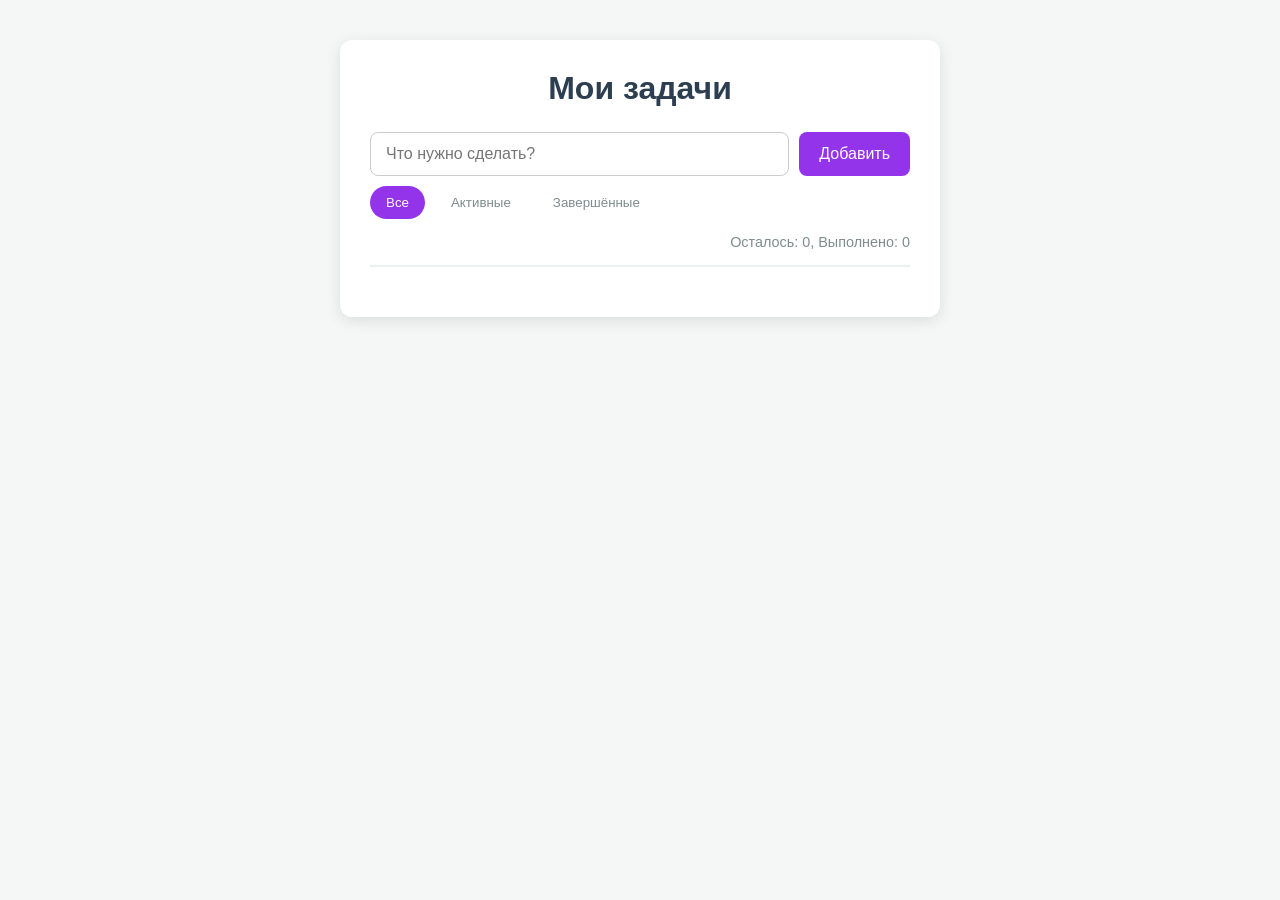
<file: task3/index.html>
<!DOCTYPE html>
<html lang="ru">
<head>
    <meta charset="UTF-8">
    <meta name="viewport" content="width=device-width, initial-scale=1.0">
    <title>Todo List | Лабораторная 3</title>
    <link rel="stylesheet" href="style.css">
    <!-- Подключаем скрипт с атрибутом defer (требование) -->
    <script src="script.js" defer></script>
</head>
<body>

    <main class="app-container">
        <h1>Мои задачи</h1>

        <!-- Блок добавления задачи -->
        <section class="input-section">
            <input type="text" id="task-input" placeholder="Что нужно сделать?" autocomplete="off">
            <button id="add-btn">Добавить</button>
        </section>
        <p id="error-msg" class="error-msg">Поле не может быть пустым!</p>

        <!-- Панель управления (Фильтры и Счётчик) -->
        <section class="controls-section">
            <div class="filters" id="filters">
                <button class="filter-btn active" data-filter="all">Все</button>
                <button class="filter-btn" data-filter="active">Активные</button>
                <button class="filter-btn" data-filter="completed">Завершённые</button>
            </div>
            <div class="counter" id="counter">
                Осталось: <span id="count-active">0</span>, Выполнено: <span id="count-completed">0</span>
            </div>
        </section>

        <!-- Контейнер для списка задач (генерируется в JS) -->
        <ul id="task-list" class="task-list">
            <!-- Сюда будут добавляться <li> через JavaScript -->
        </ul>
    </main>

</body>
</html>
</file>
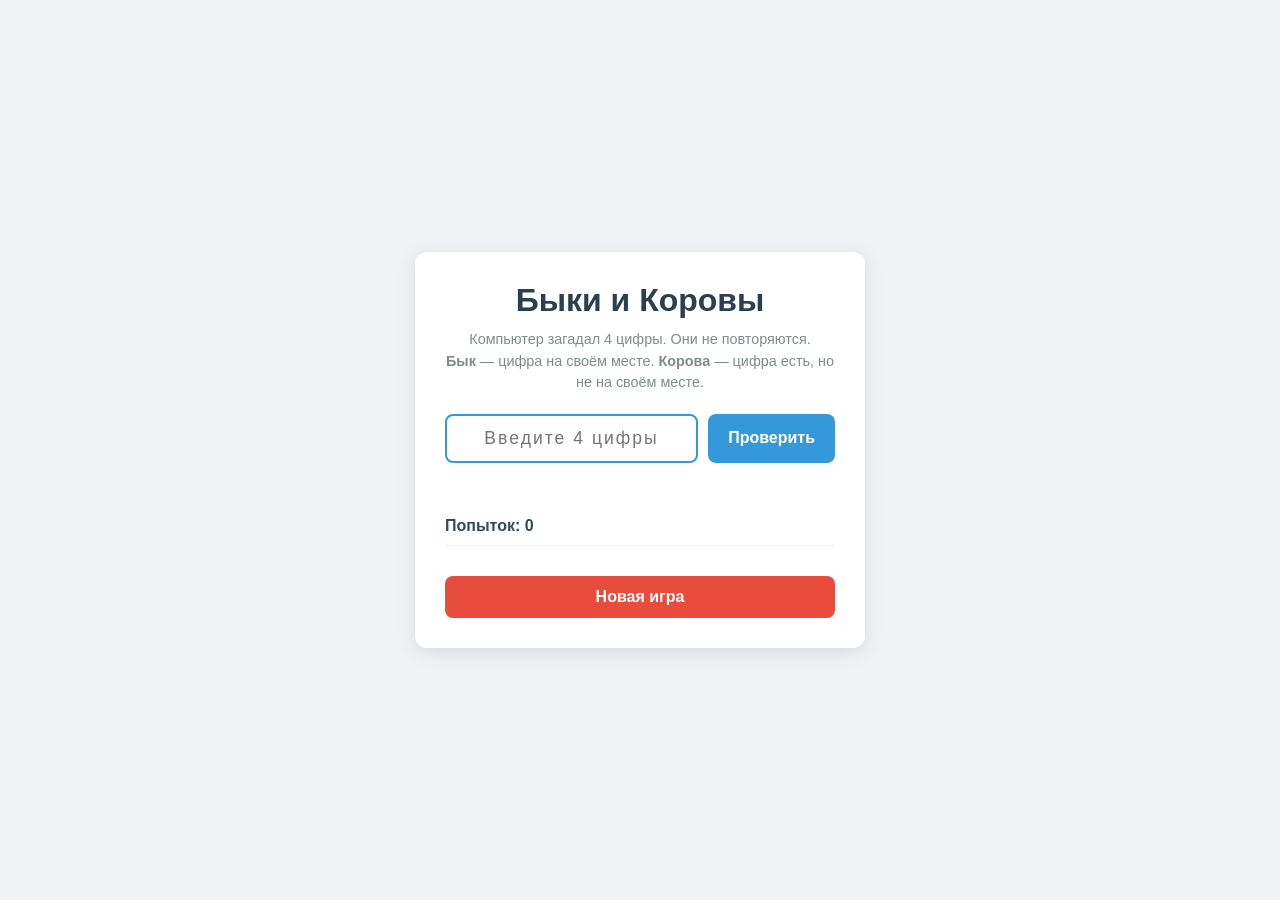
<file: task4/index.html>
<!DOCTYPE html>
<html lang="ru">
<head>
    <meta charset="UTF-8">
    <meta name="viewport" content="width=device-width, initial-scale=1.0">
    <title>Быки и Коровы</title>
    <link rel="stylesheet" href="style.css">
    <script src="script.js" defer></script>
</head>
<body>

    <main class="game-container">
        <h1>Быки и Коровы</h1>
        <p class="rules">Компьютер загадал 4 цифры. Они не повторяются.<br>
        <strong>Бык</strong> — цифра на своём месте. <strong>Корова</strong> — цифра есть, но не на своём месте.</p>

        <div class="input-section">
            <input type="text" id="guess-input" placeholder="Введите 4 цифры" maxlength="4" autocomplete="off">
            <button id="check-btn">Проверить</button>
        </div>

        <p id="message" class="message"></p>

        <div class="stats">
            <span id="attempts-count">Попыток: 0</span>
        </div>

        <ul id="history-list" class="history-list">
            <!-- История будет добавляться сюда через JS -->
        </ul>

        <button id="new-game-btn" class="new-game-btn">Новая игра</button>
    </main>

</body>
</html>
</file>
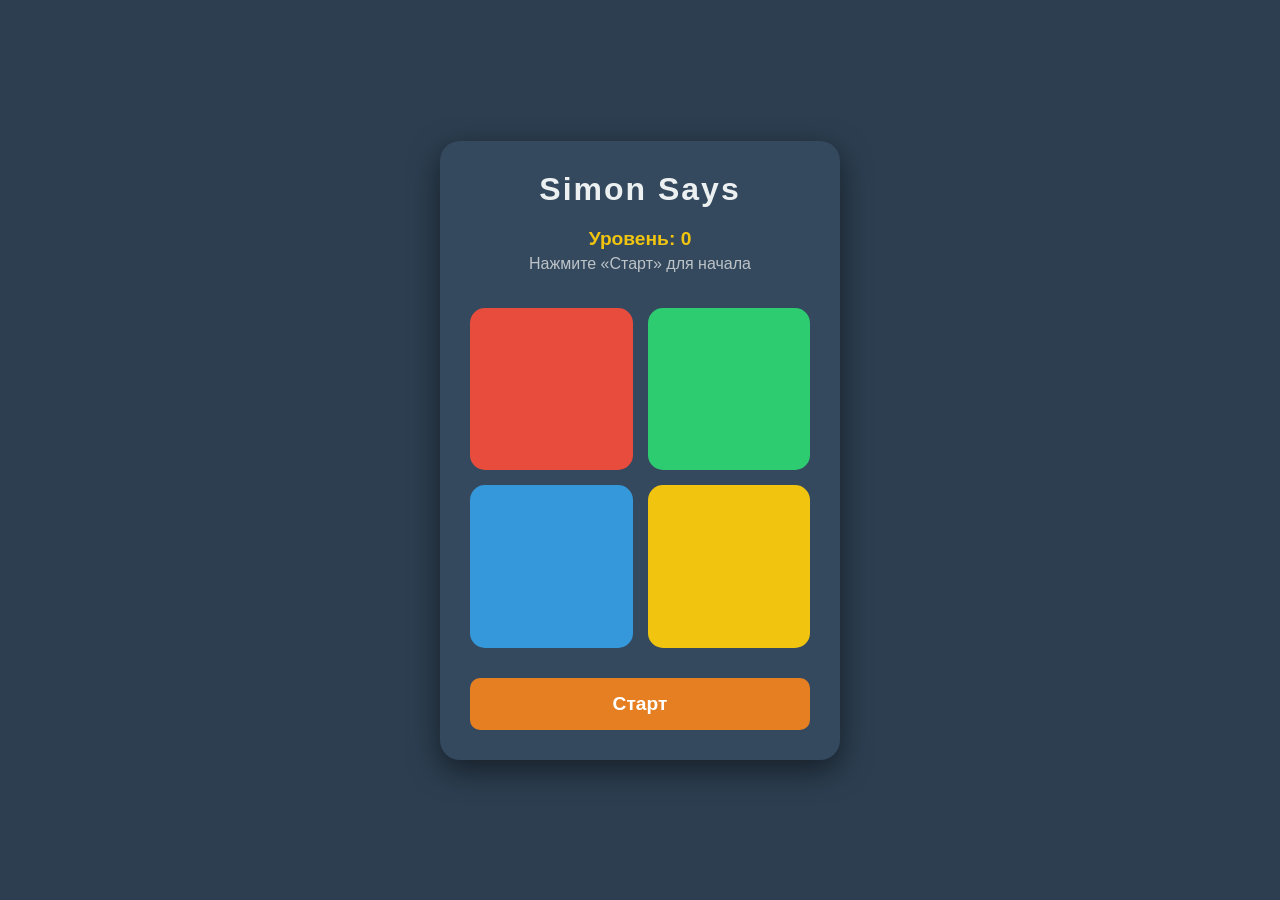
<file: task5/index.html>
<!DOCTYPE html>
<html lang="ru">
<head>
    <meta charset="UTF-8">
    <meta name="viewport" content="width=device-width, initial-scale=1.0">
    <title>Simon Says</title>
    <link rel="stylesheet" href="style.css">
    <script src="script.js" defer></script>
</head>
<body>

    <main class="game-container">
        <h1>Simon Says</h1>
        
        <div class="status-panel">
            <div class="level">Уровень: <span id="level-display">0</span></div>
            <div class="status-text" id="status-text">Нажмите «Старт» для начала</div>
        </div>

        <!-- Игровое поле 2x2 -->
        <div class="game-board">
            <!-- data-id используется для привязки к индексу в массиве -->
            <button class="simon-btn btn-0" data-id="0"></button>
            <button class="simon-btn btn-1" data-id="1"></button>
            <button class="simon-btn btn-2" data-id="2"></button>
            <button class="simon-btn btn-3" data-id="3"></button>
        </div>

        <button id="start-btn" class="start-btn">Старт</button>
    </main>

</body>
</html>
</file>
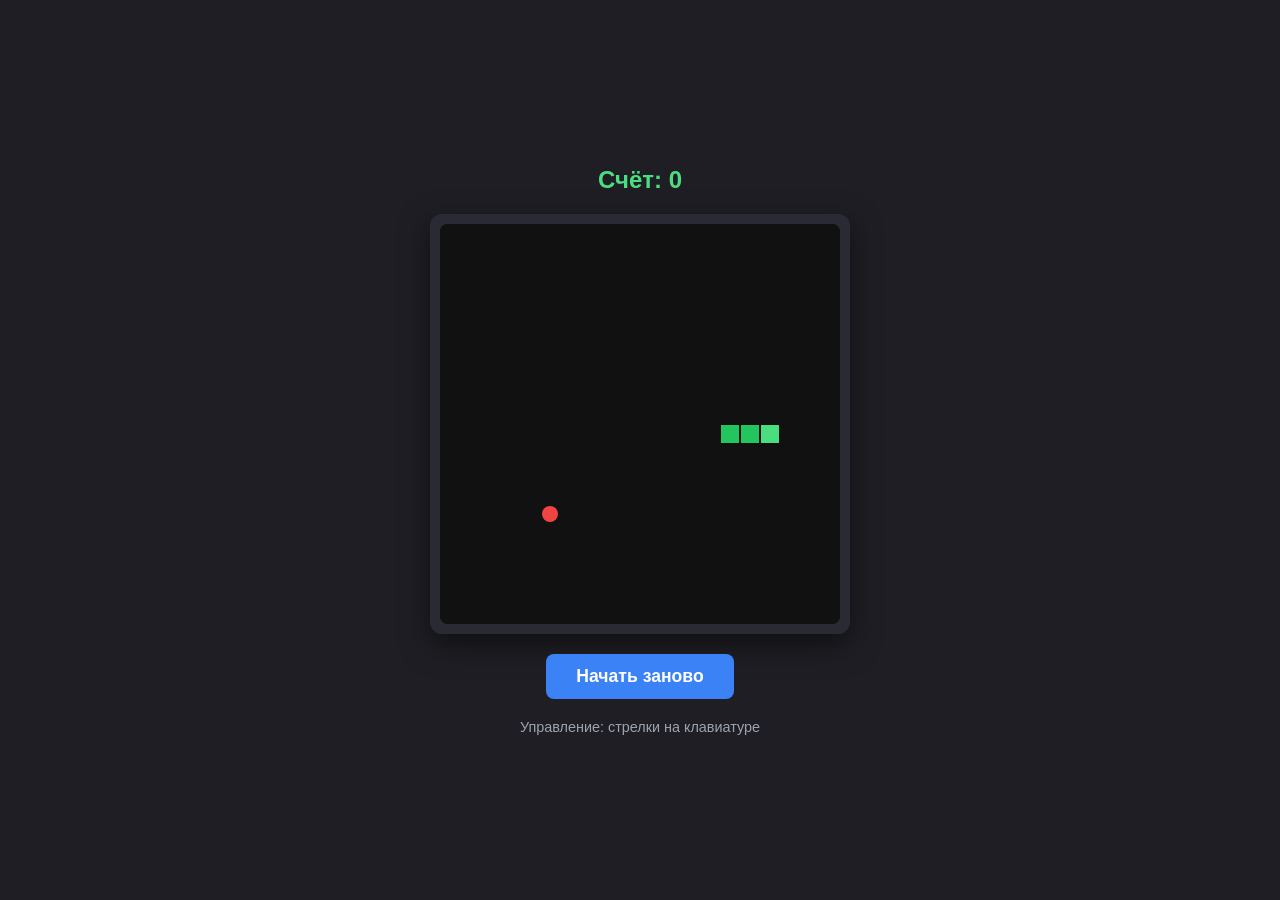
<file: task6/index.html>
<!DOCTYPE html>
<html lang="ru">
<head>
    <meta charset="UTF-8">
    <meta name="viewport" content="width=device-width, initial-scale=1.0">
    <title>Змейка на Canvas</title>
    <link rel="stylesheet" href="style.css">
    <script src="script.js" defer></script>
</head>
<body>

    <main class="game-wrapper">
        <div class="score-board">
            Счёт: <span id="score">0</span>
        </div>
        
        <div class="canvas-container">
            <canvas id="gameCanvas" width="400" height="400"></canvas>
        </div>

        <button id="restart-btn" class="restart-btn">Начать заново</button>
        <p class="controls">Управление: стрелки на клавиатуре</p>
    </main>

</body>
</html>
</file>
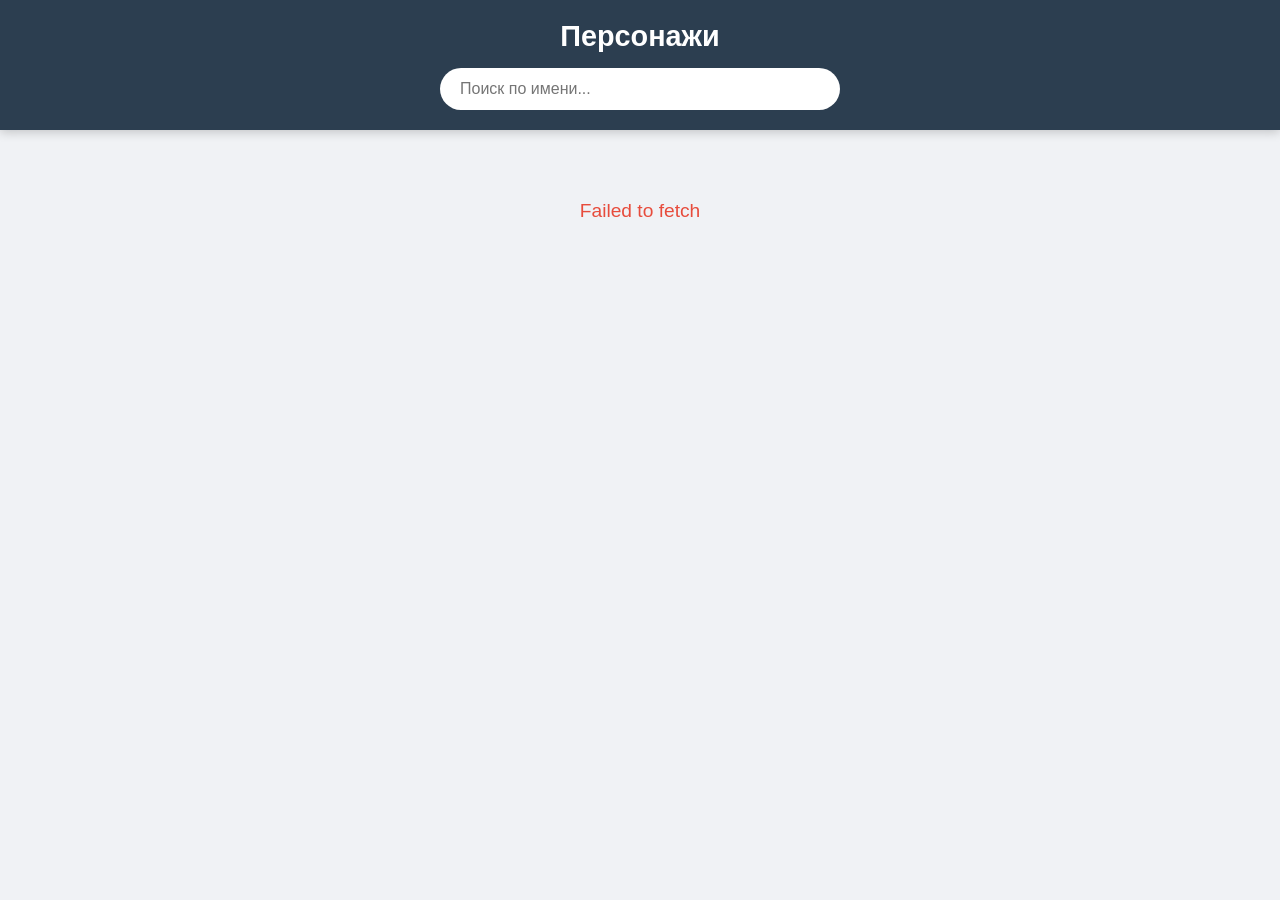
<file: task7/index.html>
<!DOCTYPE html>
<html lang="ru">
<head>
    <meta charset="UTF-8">
    <meta name="viewport" content="width=device-width, initial-scale=1.0">
    <title>Бесконечный скролл и Поиск</title>
    <link rel="stylesheet" href="style.css">
    <script src="script.js" defer></script>
</head>
<body>

    <header class="header">
        <h1>Персонажи</h1>
        <div class="search-container">
            <input type="text" id="search-input" placeholder="Поиск по имени..." autocomplete="off">
        </div>
    </header>

    <main>
        <!-- Контейнер для карточек -->
        <div id="cards-container" class="cards-grid"></div>
        
        <!-- Индикатор загрузки -->
        <div id="loader" class="loader hidden">
            <div class="spinner"></div>
        </div>

        <!-- Сообщение об ошибке или пустом результате -->
        <div id="message" class="message hidden"></div>

        <!-- Невидимый элемент-маркер для отслеживания конца списка (для IntersectionObserver) -->
        <div id="sentinel"></div>
    </main>

</body>
</html>
</file>
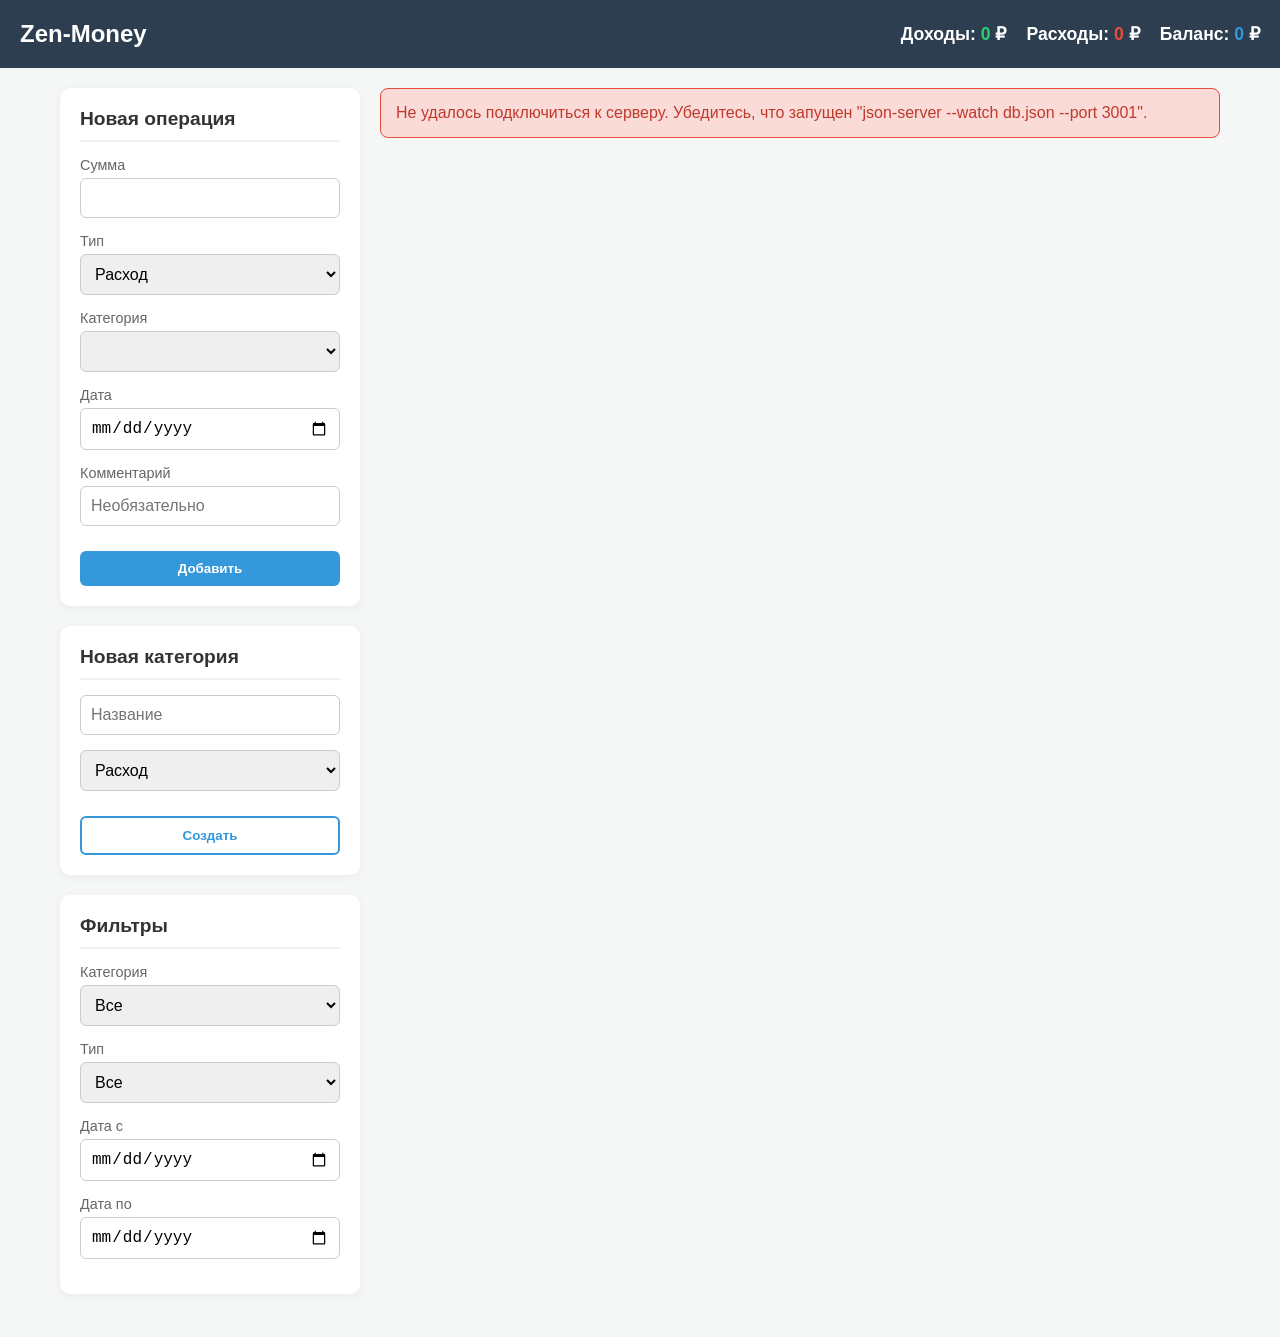
<file: task8/index.html>
<!DOCTYPE html>
<html lang="ru">
<head>
    <meta charset="UTF-8">
    <meta name="viewport" content="width=device-width, initial-scale=1.0">
    <title>Zen-Money | Учет финансов</title>
    <link rel="stylesheet" href="style.css">
</head>
<body>

    <header class="header">
        <h1>Zen-Money</h1>
        <div class="summary" id="summary">
            <div class="summary-item income">Доходы: <span id="sum-income">0</span> ₽</div>
            <div class="summary-item expense">Расходы: <span id="sum-expense">0</span> ₽</div>
            <div class="summary-item balance">Баланс: <span id="sum-balance">0</span> ₽</div>
        </div>
    </header>

    <main class="container">
        <!-- Левая колонка: Формы и Фильтры -->
        <aside class="sidebar">
            <!-- Форма добавления/редактирования -->
            <section class="card">
                <h2 id="form-title">Новая операция</h2>
                <form id="transaction-form">
                    <input type="hidden" id="edit-id">
                    
                    <div class="form-group">
                        <label>Сумма</label>
                        <input type="number" id="amount" step="0.01" min="0.01" required>
                        <span class="error-msg" id="error-amount"></span>
                    </div>

                    <div class="form-group">
                        <label>Тип</label>
                        <select id="type">
                            <option value="expense">Расход</option>
                            <option value="income">Доход</option>
                        </select>
                    </div>

                    <div class="form-group">
                        <label>Категория</label>
                        <select id="category" required>
                            <!-- Заполняется через JS -->
                        </select>
                        <span class="error-msg" id="error-category"></span>
                    </div>

                    <div class="form-group">
                        <label>Дата</label>
                        <input type="date" id="date" required>
                        <span class="error-msg" id="error-date"></span>
                    </div>

                    <div class="form-group">
                        <label>Комментарий</label>
                        <input type="text" id="comment" placeholder="Необязательно">
                    </div>

                    <button type="submit" class="btn primary" id="submit-btn">Добавить</button>
                    <button type="button" class="btn secondary hidden" id="cancel-edit-btn">Отмена</button>
                </form>
            </section>

            <!-- Форма новой категории -->
            <section class="card">
                <h2>Новая категория</h2>
                <form id="category-form">
                    <div class="form-group">
                        <input type="text" id="new-category-name" placeholder="Название" required>
                    </div>
                    <div class="form-group">
                        <select id="new-category-type">
                            <option value="expense">Расход</option>
                            <option value="income">Доход</option>
                        </select>
                    </div>
                    <button type="submit" class="btn outline">Создать</button>
                </form>
            </section>

            <!-- Фильтры -->
            <section class="card">
                <h2>Фильтры</h2>
                <div class="form-group">
                    <label>Категория</label>
                    <select id="filter-category">
                        <option value="all">Все</option>
                    </select>
                </div>
                <div class="form-group">
                    <label>Тип</label>
                    <select id="filter-type">
                        <option value="all">Все</option>
                        <option value="income">Только доходы</option>
                        <option value="expense">Только расходы</option>
                    </select>
                </div>
                <div class="form-group">
                    <label>Дата с</label>
                    <input type="date" id="filter-date-from">
                </div>
                <div class="form-group">
                    <label>Дата по</label>
                    <input type="date" id="filter-date-to">
                </div>
            </section>
        </aside>

        <!-- Правая колонка: Список операций -->
        <section class="content">
            <div id="loader" class="hidden">Загрузка...</div>
            <div id="error-container" class="hidden error-alert"></div>
            <ul class="transaction-list" id="transaction-list">
                <!-- Сюда рендерятся операции -->
            </ul>
        </section>
    </main>

    <!-- Подключение главного модуля -->
    <script type="module" src="main.js"></script>
</body>
</html>
</file>
<file: task3/style.css>
/* Базовые стили */
* {
    box-sizing: border-box;
    margin: 0;
    padding: 0;
}

body {
    font-family: 'Segoe UI', Tahoma, Geneva, Verdana, sans-serif;
    background-color: #f4f7f6;
    color: #333;
    display: flex;
    justify-content: center;
    padding: 40px 20px;
    min-height: 100vh;
}

.app-container {
    background: #fff;
    width: 100%;
    max-width: 600px;
    padding: 30px;
    border-radius: 12px;
    box-shadow: 0 4px 15px rgba(0, 0, 0, 0.1);
    height: fit-content;
}

h1 {
    text-align: center;
    color: #2c3e50;
    margin-bottom: 25px;
}

/* Поле ввода и кнопка */
.input-section {
    display: flex;
    gap: 10px;
    margin-bottom: 10px;
}

#task-input {
    flex-grow: 1;
    padding: 12px 15px;
    border: 1px solid #ccc;
    border-radius: 8px;
    font-size: 1rem;
    outline: none;
    transition: border-color 0.3s;
}

#task-input:focus {
    border-color: #9333ea;
}

#add-btn {
    padding: 12px 20px;
    background-color: #9333ea;
    color: #fff;
    border: none;
    border-radius: 8px;
    font-size: 1rem;
    cursor: pointer;
    transition: background-color 0.3s;
}

#add-btn:hover {
    background-color: #7e22ce;
}

/* Сообщение об ошибке */
.error-msg {
    color: #e74c3c;
    font-size: 0.9rem;
    margin-bottom: 15px;
    display: none; /* Скрыто по умолчанию */
}

.error-msg.visible {
    display: block;
}

/* Фильтры и счётчик */
.controls-section {
    display: flex;
    flex-direction: column;
    gap: 15px;
    margin-bottom: 20px;
    border-bottom: 2px solid #ecf0f1;
    padding-bottom: 15px;
}

.filters {
    display: flex;
    gap: 10px;
}

.filter-btn {
    padding: 8px 15px;
    background: none;
    border: 1px solid transparent;
    border-radius: 20px;
    cursor: pointer;
    color: #7f8c8d;
    transition: all 0.3s;
}

.filter-btn:hover {
    background-color: #ecf0f1;
}

.filter-btn.active {
    background-color: #9333ea;
    color: #fff;
}

.counter {
    font-size: 0.9rem;
    color: #7f8c8d;
    text-align: right;
}

/* Список задач */
.task-list {
    list-style: none;
    display: flex;
    flex-direction: column;
    gap: 10px;
}

.task-item {
    display: flex;
    align-items: center;
    justify-content: space-between;
    padding: 15px;
    background-color: #f9f9f9;
    border: 1px solid #eee;
    border-radius: 8px;
    transition: background-color 0.3s;
}

.task-item:hover {
    background-color: #f1f1f1;
}

/* Левая часть задачи (чекбокс и текст) */
.task-content {
    display: flex;
    align-items: center;
    gap: 15px;
    flex-grow: 1;
    cursor: pointer;
}

.task-content input[type="checkbox"] {
    width: 20px;
    height: 20px;
    cursor: pointer;
}

.task-text {
    font-size: 1rem;
    transition: color 0.3s;
}

/* Стили для выполненной задачи (требование) */
.task-item.completed .task-text {
    text-decoration: line-through;
    opacity: 0.6;
}

/* Кнопка удаления */
.delete-btn {
    background: none;
    border: none;
    color: #e74c3c;
    font-size: 1.2rem;
    cursor: pointer;
    padding: 5px;
    transition: transform 0.2s;
}

.delete-btn:hover {
    transform: scale(1.2);
}

/* Класс для скрытия задач через фильтр (требование) */
.hidden {
    display: none !important;
}
</file>
<file: task4/style.css>
* {
    box-sizing: border-box;
    margin: 0;
    padding: 0;
}

body {
    font-family: 'Segoe UI', Tahoma, Geneva, Verdana, sans-serif;
    background-color: #f0f2f5;
    display: flex;
    justify-content: center;
    align-items: center;
    min-height: 100vh;
    padding: 20px;
}

.game-container {
    background-color: #fff;
    padding: 30px;
    border-radius: 12px;
    box-shadow: 0 4px 20px rgba(0, 0, 0, 0.1);
    width: 100%;
    max-width: 450px;
    text-align: center;
}

h1 {
    color: #2c3e50;
    margin-bottom: 10px;
}

.rules {
    font-size: 0.9rem;
    color: #7f8c8d;
    margin-bottom: 20px;
    line-height: 1.5;
}

.input-section {
    display: flex;
    gap: 10px;
    margin-bottom: 15px;
}

#guess-input {
    flex-grow: 1;
    padding: 12px;
    font-size: 1.1rem;
    border: 2px solid #bdc3c7;
    border-radius: 8px;
    outline: none;
    text-align: center;
    letter-spacing: 2px;
    transition: border-color 0.3s;
}

#guess-input:focus {
    border-color: #3498db;
}

#guess-input:disabled {
    background-color: #ecf0f1;
    cursor: not-allowed;
}

button {
    padding: 12px 20px;
    font-size: 1rem;
    border: none;
    border-radius: 8px;
    cursor: pointer;
    transition: background-color 0.3s, transform 0.1s;
    font-weight: bold;
}

button:active {
    transform: scale(0.98);
}

#check-btn {
    background-color: #3498db;
    color: white;
}

#check-btn:hover:not(:disabled) {
    background-color: #2980b9;
}

#check-btn:disabled {
    background-color: #95a5a6;
    cursor: not-allowed;
}

.message {
    min-height: 24px;
    font-weight: bold;
    margin-bottom: 15px;
}

.message.error {
    color: #e74c3c;
}

.message.success {
    color: #27ae60;
    font-size: 1.2rem;
}

.stats {
    text-align: left;
    margin-bottom: 10px;
    color: #34495e;
    font-weight: bold;
}

.history-list {
    list-style: none;
    text-align: left;
    max-height: 200px;
    overflow-y: auto;
    margin-bottom: 20px;
    border-top: 1px solid #ecf0f1;
    padding-top: 10px;
}

.history-list li {
    padding: 8px 10px;
    background-color: #f8f9fa;
    margin-bottom: 5px;
    border-radius: 6px;
    font-size: 0.95rem;
    border-left: 4px solid #3498db;
}

.new-game-btn {
    background-color: #e74c3c;
    color: white;
    width: 100%;
}

.new-game-btn:hover {
    background-color: #c0392b;
}
</file>
<file: task5/style.css>
* {
    box-sizing: border-box;
    margin: 0;
    padding: 0;
}

body {
    font-family: 'Segoe UI', Tahoma, Geneva, Verdana, sans-serif;
    background-color: #2c3e50;
    color: #ecf0f1;
    display: flex;
    justify-content: center;
    align-items: center;
    min-height: 100vh;
}

.game-container {
    background-color: #34495e;
    padding: 30px;
    border-radius: 20px;
    box-shadow: 0 10px 30px rgba(0, 0, 0, 0.5);
    text-align: center;
    width: 100%;
    max-width: 400px;
}

h1 {
    margin-bottom: 20px;
    letter-spacing: 2px;
}

.status-panel {
    margin-bottom: 20px;
    min-height: 60px;
}

.level {
    font-size: 1.2rem;
    font-weight: bold;
    color: #f1c40f;
    margin-bottom: 5px;
}

.status-text {
    font-size: 1rem;
    color: #bdc3c7;
}

/* Сетка 2x2 (CSS Grid) */
.game-board {
    display: grid;
    grid-template-columns: 1fr 1fr;
    grid-template-rows: 1fr 1fr;
    gap: 15px;
    margin-bottom: 30px;
}

/* Кнопки-сектора */
.simon-btn {
    width: 100%;
    aspect-ratio: 1 / 1; /* Делает кнопки идеально квадратными */
    border: none;
    border-radius: 15px;
    cursor: pointer;
    transition: filter 0.1s, transform 0.1s, box-shadow 0.1s;
    /* Убираем стандартную обводку при клике на мобильных */
    outline: none;
    -webkit-tap-highlight-color: transparent;
}

/* Цвета */
.btn-0 { background-color: #e74c3c; } /* Красный */
.btn-1 { background-color: #2ecc71; } /* Зеленый */
.btn-2 { background-color: #3498db; } /* Синий */
.btn-3 { background-color: #f1c40f; } /* Желтый */

/* Эффект нажатия (ручной или компьютерный) */
.simon-btn.active {
    filter: brightness(1.8);
    transform: scale(0.95);
    box-shadow: 0 0 20px rgba(255, 255, 255, 0.6);
}

/* Кнопка Старт */
.start-btn {
    padding: 15px 40px;
    font-size: 1.2rem;
    font-weight: bold;
    border: none;
    border-radius: 10px;
    background-color: #e67e22;
    color: white;
    cursor: pointer;
    transition: background-color 0.3s;
    width: 100%;
    min-height: 44px; /* Touch-friendly */
}

.start-btn:hover {
    background-color: #d35400;
}

.start-btn:disabled {
    background-color: #7f8c8d;
    cursor: not-allowed;
}
</file>
<file: task6/style.css>
* {
    box-sizing: border-box;
    margin: 0;
    padding: 0;
}

body {
    font-family: 'Segoe UI', Tahoma, Geneva, Verdana, sans-serif;
    background-color: #1e1e24;
    color: #f4f4f9;
    display: flex;
    justify-content: center;
    align-items: center;
    min-height: 100vh;
}

.game-wrapper {
    display: flex;
    flex-direction: column;
    align-items: center;
    gap: 20px;
}

.score-board {
    font-size: 1.5rem;
    font-weight: bold;
    color: #4ade80;
}

.canvas-container {
    background-color: #2a2a35;
    padding: 10px;
    border-radius: 12px;
    box-shadow: 0 10px 30px rgba(0, 0, 0, 0.5);
}

canvas {
    display: block;
    background-color: #111;
    border-radius: 8px;
}

.restart-btn {
    padding: 12px 30px;
    font-size: 1.1rem;
    font-weight: bold;
    background-color: #3b82f6;
    color: white;
    border: none;
    border-radius: 8px;
    cursor: pointer;
    transition: background-color 0.2s, transform 0.1s;
}

.restart-btn:hover {
    background-color: #2563eb;
}

.restart-btn:active {
    transform: scale(0.96);
}

.controls {
    color: #9ca3af;
    font-size: 0.9rem;
}
</file>
<file: task7/style.css>
* {
    box-sizing: border-box;
    margin: 0;
    padding: 0;
}

body {
    font-family: 'Segoe UI', Tahoma, Geneva, Verdana, sans-serif;
    background-color: #f0f2f5;
    color: #333;
}

/* Шапка */
.header {
    background-color: #2c3e50;
    color: #fff;
    padding: 20px;
    text-align: center;
    position: sticky;
    top: 0;
    z-index: 10;
    box-shadow: 0 2px 10px rgba(0,0,0,0.2);
}

.header h1 {
    margin-bottom: 15px;
    font-size: 1.8rem;
}

.search-container {
    max-width: 400px;
    margin: 0 auto;
}

#search-input {
    width: 100%;
    padding: 12px 20px;
    font-size: 1rem;
    border: none;
    border-radius: 25px;
    outline: none;
    transition: box-shadow 0.3s;
}

#search-input:focus {
    box-shadow: 0 0 0 3px #3498db;
}

/* Сетка карточек */
main {
    padding: 30px 20px;
    max-width: 1200px;
    margin: 0 auto;
}

.cards-grid {
    display: grid;
    grid-template-columns: repeat(auto-fill, minmax(250px, 1fr));
    gap: 20px;
}

.card {
    background-color: #fff;
    border-radius: 12px;
    overflow: hidden;
    box-shadow: 0 4px 10px rgba(0,0,0,0.05);
    transition: transform 0.3s, box-shadow 0.3s;
    display: flex;
    flex-direction: column;
}

.card:hover {
    transform: translateY(-5px);
    box-shadow: 0 8px 20px rgba(0,0,0,0.1);
}

.card img {
    width: 100%;
    height: 250px;
    object-fit: cover;
}

.card-info {
    padding: 15px;
    display: flex;
    flex-direction: column;
    flex-grow: 1;
}

.card-info h2 {
    font-size: 1.2rem;
    margin-bottom: 5px;
    color: #2c3e50;
}

.card-info p {
    color: #7f8c8d;
    font-size: 0.9rem;
}

/* Индикатор загрузки (Спиннер) */
.loader {
    display: flex;
    justify-content: center;
    padding: 30px 0;
}

.spinner {
    width: 40px;
    height: 40px;
    border: 4px solid #e0e0e0;
    border-top: 4px solid #3498db;
    border-radius: 50%;
    animation: spin 1s linear infinite;
}

@keyframes spin {
    0% { transform: rotate(0deg); }
    100% { transform: rotate(360deg); }
}

/* Сообщения (ошибка или пустой результат) */
.message {
    text-align: center;
    padding: 40px 20px;
    font-size: 1.2rem;
    color: #e74c3c;
}

/* Вспомогательный класс */
.hidden {
    display: none !important;
}
</file>
<file: task8/style.css>
* { box-sizing: border-box; margin: 0; padding: 0; }
body { font-family: 'Segoe UI', sans-serif; background-color: #f4f7f6; color: #333; }
.hidden { display: none !important; }

/* Шапка */
.header { background-color: #2c3e50; color: white; padding: 20px; display: flex; justify-content: space-between; align-items: center; flex-wrap: wrap; gap: 15px; }
.header h1 { font-size: 1.5rem; }
.summary { display: flex; gap: 20px; font-size: 1.1rem; font-weight: bold; }
.income span { color: #2ecc71; }
.expense span { color: #e74c3c; }
.balance span { color: #3498db; }

/* Сетка контента */
.container { display: grid; grid-template-columns: 300px 1fr; gap: 20px; max-width: 1200px; margin: 20px auto; padding: 0 20px; }
@media (max-width: 768px) { .container { grid-template-columns: 1fr; } }

/* Карточки */
.card { background: white; padding: 20px; border-radius: 10px; box-shadow: 0 2px 10px rgba(0,0,0,0.05); margin-bottom: 20px; }
.card h2 { font-size: 1.2rem; margin-bottom: 15px; border-bottom: 2px solid #f0f0f0; padding-bottom: 10px; }

/* Формы */
.form-group { margin-bottom: 15px; display: flex; flex-direction: column; }
.form-group label { font-size: 0.9rem; margin-bottom: 5px; color: #666; }
.form-group input, .form-group select { padding: 10px; border: 1px solid #ccc; border-radius: 6px; font-size: 1rem; }
.form-group input:focus, .form-group select:focus { border-color: #3498db; outline: none; }
.error-msg { color: #e74c3c; font-size: 0.8rem; margin-top: 5px; display: none; }
.error-msg.visible { display: block; }
.input-error { border-color: #e74c3c !important; }

/* Кнопки */
.btn { padding: 10px 15px; border: none; border-radius: 6px; cursor: pointer; font-weight: bold; width: 100%; margin-top: 10px; transition: 0.2s; }
.btn.primary { background: #3498db; color: white; }
.btn.primary:hover { background: #2980b9; }
.btn.secondary { background: #95a5a6; color: white; }
.btn.outline { background: transparent; border: 2px solid #3498db; color: #3498db; }
.btn.outline:hover { background: #3498db; color: white; }

/* Список транзакций */
.content { position: relative; }
.transaction-list { list-style: none; }
.transaction-item { background: white; padding: 15px 20px; border-radius: 10px; margin-bottom: 10px; display: flex; justify-content: space-between; align-items: center; box-shadow: 0 2px 5px rgba(0,0,0,0.05); border-left: 5px solid #ccc; }
.transaction-item.income { border-left-color: #2ecc71; }
.transaction-item.expense { border-left-color: #e74c3c; }
.transaction-info h3 { font-size: 1.1rem; margin-bottom: 5px; }
.transaction-info p { font-size: 0.85rem; color: #7f8c8d; }
.transaction-amount { font-size: 1.2rem; font-weight: bold; }
.transaction-amount.income { color: #2ecc71; }
.transaction-amount.expense { color: #e74c3c; }
.actions { display: flex; gap: 10px; margin-left: 15px; }
.action-btn { background: none; border: none; cursor: pointer; font-size: 1.2rem; transition: transform 0.1s; }
.action-btn:hover { transform: scale(1.2); }

.error-alert { background: #fadbd8; color: #c0392b; padding: 15px; border-radius: 8px; margin-bottom: 20px; border: 1px solid #e74c3c; }
</file>
